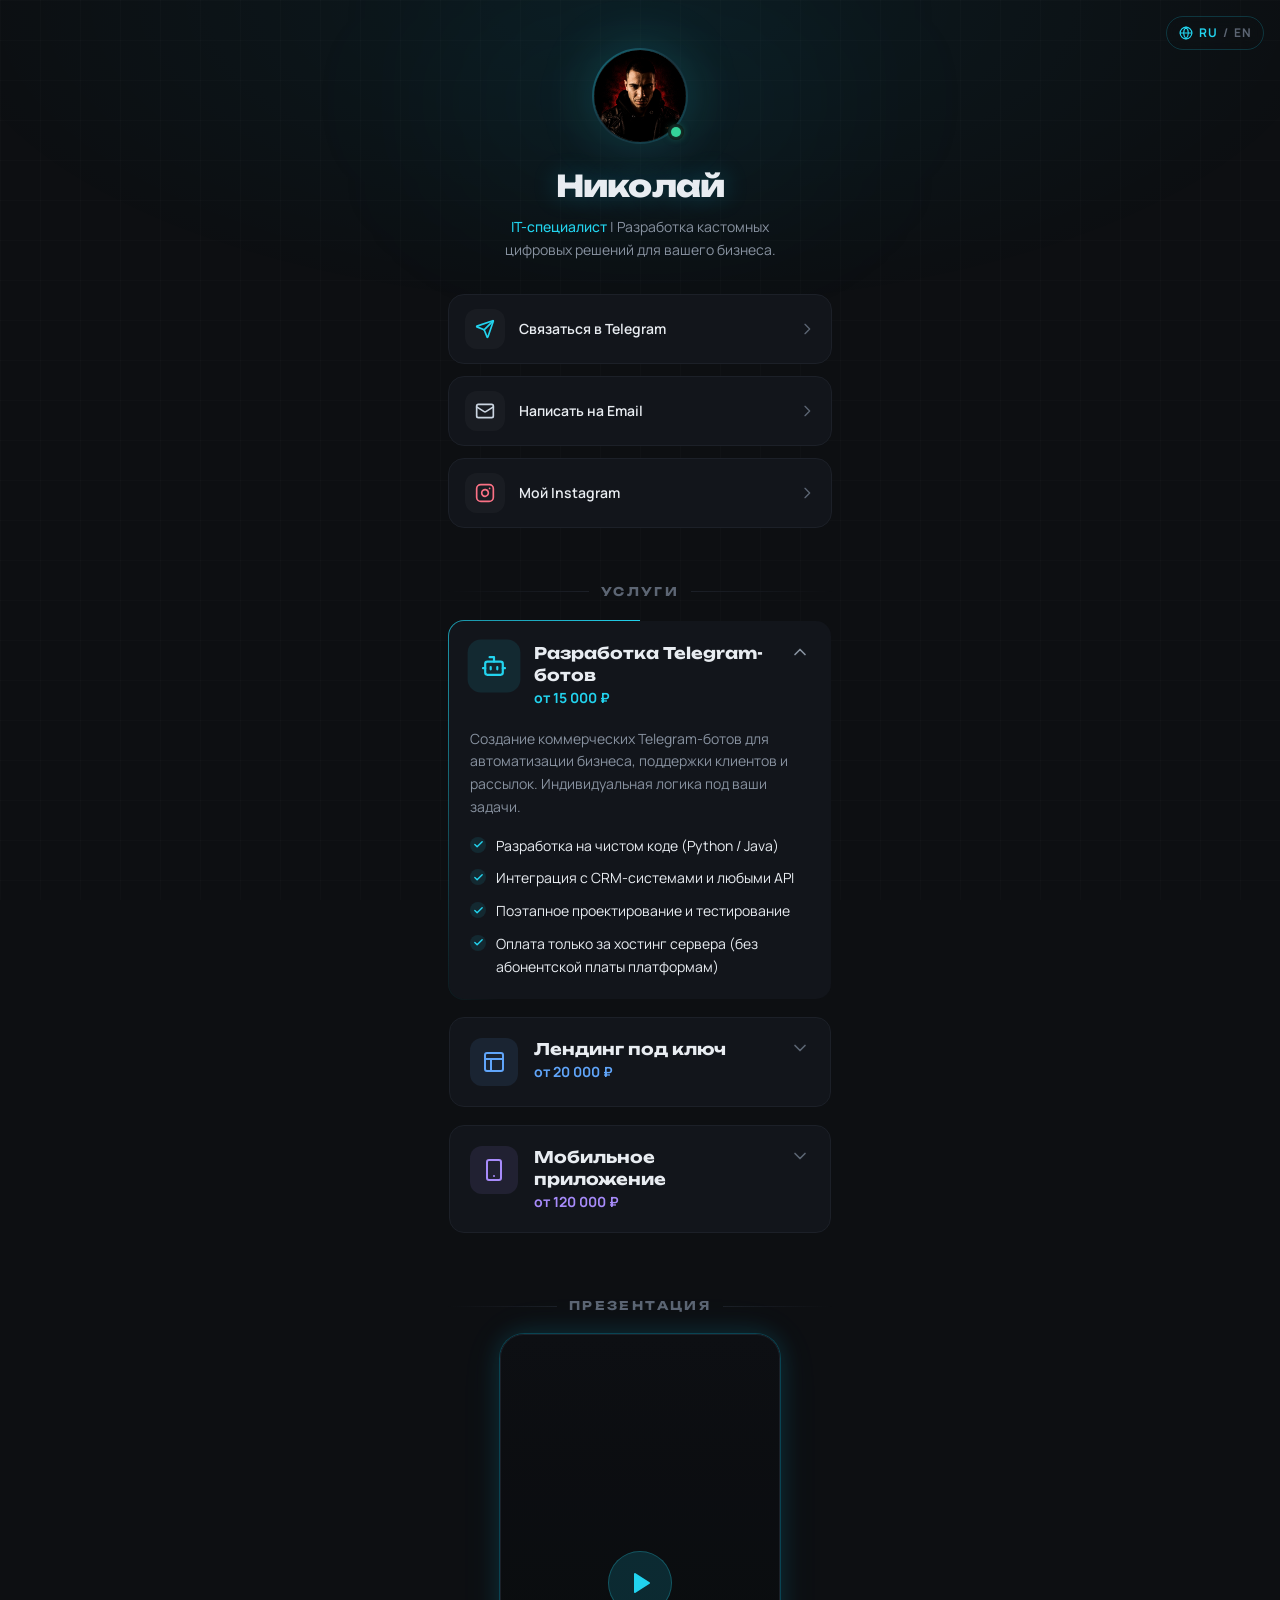
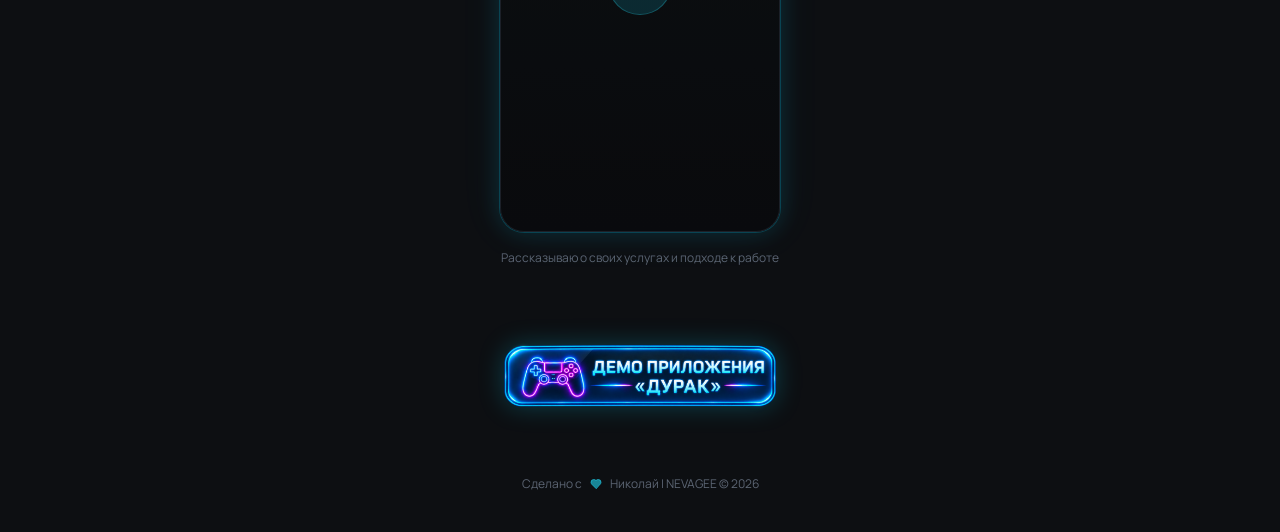
<file: index.html>
<!doctype html>
<html lang="ru">
  <head>
    <meta charset="UTF-8" />
    <link rel="icon" type="image/svg+xml" href="/vite.svg" />
    <meta name="viewport" content="width=device-width, initial-scale=1.0, maximum-scale=1.0, user-scalable=no" />
    <meta name="theme-color" content="#0D0F12" />
    <meta name="description" content="Николай — IT-специалист. Разработка Telegram-ботов, лендингов и мобильных приложений под ключ." />
    <title>Николай — IT-специалист</title>
    <meta property="og:title" content="Николай — IT-специалист" />
    <meta property="og:description" content="Разработка кастомных цифровых решений для вашего бизнеса." />
    <meta property="og:image" content="/share-preview.jpg" />
    <meta name="twitter:card" content="summary_large_image" />
    <meta name="twitter:image" content="/share-preview.jpg" />
    <link rel="preconnect" href="https://fonts.googleapis.com" />
    <link rel="preconnect" href="https://fonts.gstatic.com" crossorigin />
    <link href="https://fonts.googleapis.com/css2?family=Manrope:wght@300;400;500;600;700;800&family=Unbounded:wght@400;500;600;700;800&display=swap" rel="stylesheet" />
    <script type="module" crossorigin src="/assets/index-BqJYUQgH.js"></script>
    <link rel="stylesheet" crossorigin href="/assets/index-Da9-8PXX.css">
  </head>
  <body>
    <div id="root"></div>
  </body>
</html>
</file>
<file: assets/index-Da9-8PXX.css>
*,:before,:after{--tw-border-spacing-x: 0;--tw-border-spacing-y: 0;--tw-translate-x: 0;--tw-translate-y: 0;--tw-rotate: 0;--tw-skew-x: 0;--tw-skew-y: 0;--tw-scale-x: 1;--tw-scale-y: 1;--tw-pan-x: ;--tw-pan-y: ;--tw-pinch-zoom: ;--tw-scroll-snap-strictness: proximity;--tw-gradient-from-position: ;--tw-gradient-via-position: ;--tw-gradient-to-position: ;--tw-ordinal: ;--tw-slashed-zero: ;--tw-numeric-figure: ;--tw-numeric-spacing: ;--tw-numeric-fraction: ;--tw-ring-inset: ;--tw-ring-offset-width: 0px;--tw-ring-offset-color: #fff;--tw-ring-color: rgb(59 130 246 / .5);--tw-ring-offset-shadow: 0 0 #0000;--tw-ring-shadow: 0 0 #0000;--tw-shadow: 0 0 #0000;--tw-shadow-colored: 0 0 #0000;--tw-blur: ;--tw-brightness: ;--tw-contrast: ;--tw-grayscale: ;--tw-hue-rotate: ;--tw-invert: ;--tw-saturate: ;--tw-sepia: ;--tw-drop-shadow: ;--tw-backdrop-blur: ;--tw-backdrop-brightness: ;--tw-backdrop-contrast: ;--tw-backdrop-grayscale: ;--tw-backdrop-hue-rotate: ;--tw-backdrop-invert: ;--tw-backdrop-opacity: ;--tw-backdrop-saturate: ;--tw-backdrop-sepia: ;--tw-contain-size: ;--tw-contain-layout: ;--tw-contain-paint: ;--tw-contain-style: }::backdrop{--tw-border-spacing-x: 0;--tw-border-spacing-y: 0;--tw-translate-x: 0;--tw-translate-y: 0;--tw-rotate: 0;--tw-skew-x: 0;--tw-skew-y: 0;--tw-scale-x: 1;--tw-scale-y: 1;--tw-pan-x: ;--tw-pan-y: ;--tw-pinch-zoom: ;--tw-scroll-snap-strictness: proximity;--tw-gradient-from-position: ;--tw-gradient-via-position: ;--tw-gradient-to-position: ;--tw-ordinal: ;--tw-slashed-zero: ;--tw-numeric-figure: ;--tw-numeric-spacing: ;--tw-numeric-fraction: ;--tw-ring-inset: ;--tw-ring-offset-width: 0px;--tw-ring-offset-color: #fff;--tw-ring-color: rgb(59 130 246 / .5);--tw-ring-offset-shadow: 0 0 #0000;--tw-ring-shadow: 0 0 #0000;--tw-shadow: 0 0 #0000;--tw-shadow-colored: 0 0 #0000;--tw-blur: ;--tw-brightness: ;--tw-contrast: ;--tw-grayscale: ;--tw-hue-rotate: ;--tw-invert: ;--tw-saturate: ;--tw-sepia: ;--tw-drop-shadow: ;--tw-backdrop-blur: ;--tw-backdrop-brightness: ;--tw-backdrop-contrast: ;--tw-backdrop-grayscale: ;--tw-backdrop-hue-rotate: ;--tw-backdrop-invert: ;--tw-backdrop-opacity: ;--tw-backdrop-saturate: ;--tw-backdrop-sepia: ;--tw-contain-size: ;--tw-contain-layout: ;--tw-contain-paint: ;--tw-contain-style: }*,:before,:after{box-sizing:border-box;border-width:0;border-style:solid;border-color:#e5e7eb}:before,:after{--tw-content: ""}html,:host{line-height:1.5;-webkit-text-size-adjust:100%;-moz-tab-size:4;-o-tab-size:4;tab-size:4;font-family:ui-sans-serif,system-ui,sans-serif,"Apple Color Emoji","Segoe UI Emoji",Segoe UI Symbol,"Noto Color Emoji";font-feature-settings:normal;font-variation-settings:normal;-webkit-tap-highlight-color:transparent}body{margin:0;line-height:inherit}hr{height:0;color:inherit;border-top-width:1px}abbr:where([title]){-webkit-text-decoration:underline dotted;text-decoration:underline dotted}h1,h2,h3,h4,h5,h6{font-size:inherit;font-weight:inherit}a{color:inherit;text-decoration:inherit}b,strong{font-weight:bolder}code,kbd,samp,pre{font-family:ui-monospace,SFMono-Regular,Menlo,Monaco,Consolas,Liberation Mono,Courier New,monospace;font-feature-settings:normal;font-variation-settings:normal;font-size:1em}small{font-size:80%}sub,sup{font-size:75%;line-height:0;position:relative;vertical-align:baseline}sub{bottom:-.25em}sup{top:-.5em}table{text-indent:0;border-color:inherit;border-collapse:collapse}button,input,optgroup,select,textarea{font-family:inherit;font-feature-settings:inherit;font-variation-settings:inherit;font-size:100%;font-weight:inherit;line-height:inherit;letter-spacing:inherit;color:inherit;margin:0;padding:0}button,select{text-transform:none}button,input:where([type=button]),input:where([type=reset]),input:where([type=submit]){-webkit-appearance:button;background-color:transparent;background-image:none}:-moz-focusring{outline:auto}:-moz-ui-invalid{box-shadow:none}progress{vertical-align:baseline}::-webkit-inner-spin-button,::-webkit-outer-spin-button{height:auto}[type=search]{-webkit-appearance:textfield;outline-offset:-2px}::-webkit-search-decoration{-webkit-appearance:none}::-webkit-file-upload-button{-webkit-appearance:button;font:inherit}summary{display:list-item}blockquote,dl,dd,h1,h2,h3,h4,h5,h6,hr,figure,p,pre{margin:0}fieldset{margin:0;padding:0}legend{padding:0}ol,ul,menu{list-style:none;margin:0;padding:0}dialog{padding:0}textarea{resize:vertical}input::-moz-placeholder,textarea::-moz-placeholder{opacity:1;color:#9ca3af}input::placeholder,textarea::placeholder{opacity:1;color:#9ca3af}button,[role=button]{cursor:pointer}:disabled{cursor:default}img,svg,video,canvas,audio,iframe,embed,object{display:block;vertical-align:middle}img,video{max-width:100%;height:auto}[hidden]:where(:not([hidden=until-found])){display:none}:root{--bg: #0D0F12;--bg-card: #12151B;--bg-card-hover: #161A21;--border: #1C2028;--border-hover: #2A3040;--accent: #00D4FF;--accent-glow: rgba(0, 212, 255, .35);--accent-soft: rgba(0, 212, 255, .08);--text: #E8ECF1;--text-muted: #8892A0;--text-dim: #5C6573}*{-webkit-tap-highlight-color:transparent}html{scroll-behavior:smooth}body{background:var(--bg);color:var(--text);font-family:Manrope,system-ui,-apple-system,sans-serif;-webkit-font-smoothing:antialiased;-moz-osx-font-smoothing:grayscale;overflow-x:hidden}h1,h2,h3,h4{font-family:Unbounded,Manrope,sans-serif}.pointer-events-none{pointer-events:none}.fixed{position:fixed}.absolute{position:absolute}.relative{position:relative}.-inset-1\.5{top:-.375rem;right:-.375rem;bottom:-.375rem;left:-.375rem}.inset-0{top:0;right:0;bottom:0;left:0}.inset-\[-200\%\]{top:-200%;right:-200%;bottom:-200%;left:-200%}.bottom-1{bottom:.25rem}.left-1\/2{left:50%}.right-1{right:.25rem}.right-4{right:1rem}.top-0{top:0}.top-4{top:1rem}.z-0{z-index:0}.z-10{z-index:10}.z-50{z-index:50}.mx-auto{margin-left:auto;margin-right:auto}.my-6{margin-top:1.5rem;margin-bottom:1.5rem}.mb-4{margin-bottom:1rem}.mb-5{margin-bottom:1.25rem}.mb-6{margin-bottom:1.5rem}.ml-0\.5{margin-left:.125rem}.mt-0\.5{margin-top:.125rem}.mt-3{margin-top:.75rem}.mt-4{margin-top:1rem}.block{display:block}.flex{display:flex}.grid{display:grid}.aspect-\[9\/16\]{aspect-ratio:9/16}.h-10{height:2.5rem}.h-12{height:3rem}.h-16{height:4rem}.h-2\.5{height:.625rem}.h-24{height:6rem}.h-4{height:1rem}.h-9{height:2.25rem}.h-\[200px\]{height:200px}.h-auto{height:auto}.h-full{height:100%}.h-px{height:1px}.min-h-screen{min-height:100vh}.w-10{width:2.5rem}.w-12{width:3rem}.w-16{width:4rem}.w-2\.5{width:.625rem}.w-24{width:6rem}.w-4{width:1rem}.w-9{width:2.25rem}.w-\[400px\]{width:400px}.w-full{width:100%}.min-w-0{min-width:0px}.max-w-\[280px\]{max-width:280px}.max-w-md{max-width:28rem}.max-w-xs{max-width:20rem}.flex-1{flex:1 1 0%}.flex-shrink-0{flex-shrink:0}.-translate-x-1\/2{--tw-translate-x: -50%;transform:translate(var(--tw-translate-x),var(--tw-translate-y)) rotate(var(--tw-rotate)) skew(var(--tw-skew-x)) skewY(var(--tw-skew-y)) scaleX(var(--tw-scale-x)) scaleY(var(--tw-scale-y))}.rotate-180{--tw-rotate: 180deg;transform:translate(var(--tw-translate-x),var(--tw-translate-y)) rotate(var(--tw-rotate)) skew(var(--tw-skew-x)) skewY(var(--tw-skew-y)) scaleX(var(--tw-scale-x)) scaleY(var(--tw-scale-y))}.scale-110{--tw-scale-x: 1.1;--tw-scale-y: 1.1;transform:translate(var(--tw-translate-x),var(--tw-translate-y)) rotate(var(--tw-rotate)) skew(var(--tw-skew-x)) skewY(var(--tw-skew-y)) scaleX(var(--tw-scale-x)) scaleY(var(--tw-scale-y))}@keyframes spin{to{transform:rotate(360deg)}}.animate-\[spin_3s_linear_infinite\]{animation:spin 3s linear infinite}.cursor-pointer{cursor:pointer}.flex-col{flex-direction:column}.items-start{align-items:flex-start}.items-center{align-items:center}.justify-center{justify-content:center}.justify-between{justify-content:space-between}.gap-1\.5{gap:.375rem}.gap-2{gap:.5rem}.gap-2\.5{gap:.625rem}.gap-3{gap:.75rem}.gap-3\.5{gap:.875rem}.gap-4{gap:1rem}.space-y-2\.5>:not([hidden])~:not([hidden]){--tw-space-y-reverse: 0;margin-top:calc(.625rem * calc(1 - var(--tw-space-y-reverse)));margin-bottom:calc(.625rem * var(--tw-space-y-reverse))}.space-y-3>:not([hidden])~:not([hidden]){--tw-space-y-reverse: 0;margin-top:calc(.75rem * calc(1 - var(--tw-space-y-reverse)));margin-bottom:calc(.75rem * var(--tw-space-y-reverse))}.space-y-4>:not([hidden])~:not([hidden]){--tw-space-y-reverse: 0;margin-top:calc(1rem * calc(1 - var(--tw-space-y-reverse)));margin-bottom:calc(1rem * var(--tw-space-y-reverse))}.overflow-hidden{overflow:hidden}.rounded-2xl{border-radius:1rem}.rounded-3xl{border-radius:1.5rem}.rounded-\[15px\]{border-radius:15px}.rounded-full{border-radius:9999px}.rounded-xl{border-radius:.75rem}.border{border-width:1px}.border-b{border-bottom-width:1px}.border-none{border-style:none}.border-\[var\(--border\)\]{border-color:var(--border)}.border-blue-400\/30{border-color:#60a5fa4d}.border-cyan-400\/20{border-color:#22d3ee33}.border-cyan-400\/30{border-color:#22d3ee4d}.border-transparent{border-color:transparent}.border-violet-400\/30{border-color:#a78bfa4d}.border-zinc-800{--tw-border-opacity: 1;border-color:rgb(39 39 42 / var(--tw-border-opacity, 1))}.bg-\[\#0D0F12\]{--tw-bg-opacity: 1;background-color:rgb(13 15 18 / var(--tw-bg-opacity, 1))}.bg-\[\#1a1a1a\]{--tw-bg-opacity: 1;background-color:rgb(26 26 26 / var(--tw-bg-opacity, 1))}.bg-\[var\(--bg\)\]{background-color:var(--bg)}.bg-\[var\(--bg-card\)\]{background-color:var(--bg-card)}.bg-black{--tw-bg-opacity: 1;background-color:rgb(0 0 0 / var(--tw-bg-opacity, 1))}.bg-black\/30{background-color:#0000004d}.bg-black\/90{background-color:#000000e6}.bg-blue-400\/10{background-color:#60a5fa1a}.bg-cyan-400\/10{background-color:#22d3ee1a}.bg-cyan-400\/15{background-color:#22d3ee26}.bg-cyan-400\/5{background-color:#22d3ee0d}.bg-cyan-500\/5{background-color:#06b6d40d}.bg-emerald-400{--tw-bg-opacity: 1;background-color:rgb(52 211 153 / var(--tw-bg-opacity, 1))}.bg-slate-800{--tw-bg-opacity: 1;background-color:rgb(30 41 59 / var(--tw-bg-opacity, 1))}.bg-transparent{background-color:transparent}.bg-violet-400\/10{background-color:#a78bfa1a}.bg-white\/\[0\.03\]{background-color:#ffffff08}.bg-zinc-800{--tw-bg-opacity: 1;background-color:rgb(39 39 42 / var(--tw-bg-opacity, 1))}.bg-zinc-900{--tw-bg-opacity: 1;background-color:rgb(24 24 27 / var(--tw-bg-opacity, 1))}.bg-\[conic-gradient\(from_0deg\,transparent_60\%\,var\(--tw-gradient-from\)_100\%\)\]{background-image:conic-gradient(from 0deg,transparent 60%,var(--tw-gradient-from) 100%)}.bg-gradient-to-b{background-image:linear-gradient(to bottom,var(--tw-gradient-stops))}.bg-gradient-to-br{background-image:linear-gradient(to bottom right,var(--tw-gradient-stops))}.bg-gradient-to-l{background-image:linear-gradient(to left,var(--tw-gradient-stops))}.bg-gradient-to-r{background-image:linear-gradient(to right,var(--tw-gradient-stops))}.from-\[\#12151B\]{--tw-gradient-from: #12151B var(--tw-gradient-from-position);--tw-gradient-to: rgb(18 21 27 / 0) var(--tw-gradient-to-position);--tw-gradient-stops: var(--tw-gradient-from), var(--tw-gradient-to)}.from-blue-400{--tw-gradient-from: #60a5fa var(--tw-gradient-from-position);--tw-gradient-to: rgb(96 165 250 / 0) var(--tw-gradient-to-position);--tw-gradient-stops: var(--tw-gradient-from), var(--tw-gradient-to)}.from-cyan-400{--tw-gradient-from: #22d3ee var(--tw-gradient-from-position);--tw-gradient-to: rgb(34 211 238 / 0) var(--tw-gradient-to-position);--tw-gradient-stops: var(--tw-gradient-from), var(--tw-gradient-to)}.from-cyan-400\/40{--tw-gradient-from: rgb(34 211 238 / .4) var(--tw-gradient-from-position);--tw-gradient-to: rgb(34 211 238 / 0) var(--tw-gradient-to-position);--tw-gradient-stops: var(--tw-gradient-from), var(--tw-gradient-to)}.from-transparent{--tw-gradient-from: transparent var(--tw-gradient-from-position);--tw-gradient-to: rgb(0 0 0 / 0) var(--tw-gradient-to-position);--tw-gradient-stops: var(--tw-gradient-from), var(--tw-gradient-to)}.from-violet-400{--tw-gradient-from: #a78bfa var(--tw-gradient-from-position);--tw-gradient-to: rgb(167 139 250 / 0) var(--tw-gradient-to-position);--tw-gradient-stops: var(--tw-gradient-from), var(--tw-gradient-to)}.via-blue-500\/20{--tw-gradient-to: rgb(59 130 246 / 0) var(--tw-gradient-to-position);--tw-gradient-stops: var(--tw-gradient-from), rgb(59 130 246 / .2) var(--tw-gradient-via-position), var(--tw-gradient-to)}.via-cyan-500\/20{--tw-gradient-to: rgb(6 182 212 / 0) var(--tw-gradient-to-position);--tw-gradient-stops: var(--tw-gradient-from), rgb(6 182 212 / .2) var(--tw-gradient-via-position), var(--tw-gradient-to)}.via-slate-700\/30{--tw-gradient-to: rgb(51 65 85 / 0) var(--tw-gradient-to-position);--tw-gradient-stops: var(--tw-gradient-from), rgb(51 65 85 / .3) var(--tw-gradient-via-position), var(--tw-gradient-to)}.via-violet-500\/20{--tw-gradient-to: rgb(139 92 246 / 0) var(--tw-gradient-to-position);--tw-gradient-stops: var(--tw-gradient-from), rgb(139 92 246 / .2) var(--tw-gradient-via-position), var(--tw-gradient-to)}.to-\[\#0D0F12\]{--tw-gradient-to: #0D0F12 var(--tw-gradient-to-position)}.to-\[var\(--border\)\]{--tw-gradient-to: var(--border) var(--tw-gradient-to-position)}.to-cyan-400\/20{--tw-gradient-to: rgb(34 211 238 / .2) var(--tw-gradient-to-position)}.to-transparent{--tw-gradient-to: transparent var(--tw-gradient-to-position)}.object-contain{-o-object-fit:contain;object-fit:contain}.object-cover{-o-object-fit:cover;object-fit:cover}.p-0{padding:0}.p-4{padding:1rem}.p-5{padding:1.25rem}.p-6{padding:1.5rem}.p-\[1px\]{padding:1px}.p-\[2px\]{padding:2px}.px-3{padding-left:.75rem;padding-right:.75rem}.px-4{padding-left:1rem;padding-right:1rem}.px-5{padding-left:1.25rem;padding-right:1.25rem}.py-2{padding-top:.5rem;padding-bottom:.5rem}.py-3\.5{padding-top:.875rem;padding-bottom:.875rem}.py-8{padding-top:2rem;padding-bottom:2rem}.pb-10{padding-bottom:2.5rem}.pb-5{padding-bottom:1.25rem}.pb-6{padding-bottom:1.5rem}.pb-8{padding-bottom:2rem}.pt-12{padding-top:3rem}.pt-6{padding-top:1.5rem}.text-left{text-align:left}.text-center{text-align:center}.text-3xl{font-size:1.875rem;line-height:2.25rem}.text-base{font-size:1rem;line-height:1.5rem}.text-sm{font-size:.875rem;line-height:1.25rem}.text-xl{font-size:1.25rem;line-height:1.75rem}.text-xs{font-size:.75rem;line-height:1rem}.font-bold{font-weight:700}.font-extrabold{font-weight:800}.font-medium{font-weight:500}.font-semibold{font-weight:600}.uppercase{text-transform:uppercase}.leading-relaxed{line-height:1.625}.leading-snug{line-height:1.375}.tracking-\[0\.2em\]{letter-spacing:.2em}.tracking-tight{letter-spacing:-.025em}.tracking-wide{letter-spacing:.025em}.text-\[var\(--text\)\]{color:var(--text)}.text-\[var\(--text-dim\)\]{color:var(--text-dim)}.text-\[var\(--text-muted\)\]{color:var(--text-muted)}.text-blue-400{--tw-text-opacity: 1;color:rgb(96 165 250 / var(--tw-text-opacity, 1))}.text-cyan-400{--tw-text-opacity: 1;color:rgb(34 211 238 / var(--tw-text-opacity, 1))}.text-cyan-400\/60{color:#22d3ee99}.text-rose-400{--tw-text-opacity: 1;color:rgb(251 113 133 / var(--tw-text-opacity, 1))}.text-slate-300{--tw-text-opacity: 1;color:rgb(203 213 225 / var(--tw-text-opacity, 1))}.text-violet-400{--tw-text-opacity: 1;color:rgb(167 139 250 / var(--tw-text-opacity, 1))}.text-white{--tw-text-opacity: 1;color:rgb(255 255 255 / var(--tw-text-opacity, 1))}.text-zinc-400{--tw-text-opacity: 1;color:rgb(161 161 170 / var(--tw-text-opacity, 1))}.shadow-2xl{--tw-shadow: 0 25px 50px -12px rgb(0 0 0 / .25);--tw-shadow-colored: 0 25px 50px -12px var(--tw-shadow-color);box-shadow:var(--tw-ring-offset-shadow, 0 0 #0000),var(--tw-ring-shadow, 0 0 #0000),var(--tw-shadow)}.shadow-\[0_0_30px_rgba\(139\,92\,246\,0\.15\)\]{--tw-shadow: 0 0 30px rgba(139,92,246,.15);--tw-shadow-colored: 0 0 30px var(--tw-shadow-color);box-shadow:var(--tw-ring-offset-shadow, 0 0 #0000),var(--tw-ring-shadow, 0 0 #0000),var(--tw-shadow)}.shadow-\[0_0_30px_rgba\(59\,130\,246\,0\.15\)\]{--tw-shadow: 0 0 30px rgba(59,130,246,.15);--tw-shadow-colored: 0 0 30px var(--tw-shadow-color);box-shadow:var(--tw-ring-offset-shadow, 0 0 #0000),var(--tw-ring-shadow, 0 0 #0000),var(--tw-shadow)}.shadow-\[0_0_30px_rgba\(6\,182\,212\,0\.15\)\]{--tw-shadow: 0 0 30px rgba(6,182,212,.15);--tw-shadow-colored: 0 0 30px var(--tw-shadow-color);box-shadow:var(--tw-ring-offset-shadow, 0 0 #0000),var(--tw-ring-shadow, 0 0 #0000),var(--tw-shadow)}.shadow-\[0_0_8px_rgba\(52\,211\,153\,0\.6\)\]{--tw-shadow: 0 0 8px rgba(52,211,153,.6);--tw-shadow-colored: 0 0 8px var(--tw-shadow-color);box-shadow:var(--tw-ring-offset-shadow, 0 0 #0000),var(--tw-ring-shadow, 0 0 #0000),var(--tw-shadow)}.outline-none{outline:2px solid transparent;outline-offset:2px}.ring{--tw-ring-offset-shadow: var(--tw-ring-inset) 0 0 0 var(--tw-ring-offset-width) var(--tw-ring-offset-color);--tw-ring-shadow: var(--tw-ring-inset) 0 0 0 calc(3px + var(--tw-ring-offset-width)) var(--tw-ring-color);box-shadow:var(--tw-ring-offset-shadow),var(--tw-ring-shadow),var(--tw-shadow, 0 0 #0000)}.blur-\[80px\]{--tw-blur: blur(80px);filter:var(--tw-blur) var(--tw-brightness) var(--tw-contrast) var(--tw-grayscale) var(--tw-hue-rotate) var(--tw-invert) var(--tw-saturate) var(--tw-sepia) var(--tw-drop-shadow)}.blur-xl{--tw-blur: blur(24px);filter:var(--tw-blur) var(--tw-brightness) var(--tw-contrast) var(--tw-grayscale) var(--tw-hue-rotate) var(--tw-invert) var(--tw-saturate) var(--tw-sepia) var(--tw-drop-shadow)}.drop-shadow-\[0_0_12px_rgba\(6\,182\,212\,0\.3\)\]{--tw-drop-shadow: drop-shadow(0 0 12px rgba(6,182,212,.3));filter:var(--tw-blur) var(--tw-brightness) var(--tw-contrast) var(--tw-grayscale) var(--tw-hue-rotate) var(--tw-invert) var(--tw-saturate) var(--tw-sepia) var(--tw-drop-shadow)}.backdrop-blur-md{--tw-backdrop-blur: blur(12px);-webkit-backdrop-filter:var(--tw-backdrop-blur) var(--tw-backdrop-brightness) var(--tw-backdrop-contrast) var(--tw-backdrop-grayscale) var(--tw-backdrop-hue-rotate) var(--tw-backdrop-invert) var(--tw-backdrop-opacity) var(--tw-backdrop-saturate) var(--tw-backdrop-sepia);backdrop-filter:var(--tw-backdrop-blur) var(--tw-backdrop-brightness) var(--tw-backdrop-contrast) var(--tw-backdrop-grayscale) var(--tw-backdrop-hue-rotate) var(--tw-backdrop-invert) var(--tw-backdrop-opacity) var(--tw-backdrop-saturate) var(--tw-backdrop-sepia)}.transition{transition-property:color,background-color,border-color,text-decoration-color,fill,stroke,opacity,box-shadow,transform,filter,-webkit-backdrop-filter;transition-property:color,background-color,border-color,text-decoration-color,fill,stroke,opacity,box-shadow,transform,filter,backdrop-filter;transition-property:color,background-color,border-color,text-decoration-color,fill,stroke,opacity,box-shadow,transform,filter,backdrop-filter,-webkit-backdrop-filter;transition-timing-function:cubic-bezier(.4,0,.2,1);transition-duration:.15s}.transition-all{transition-property:all;transition-timing-function:cubic-bezier(.4,0,.2,1);transition-duration:.15s}.transition-colors{transition-property:color,background-color,border-color,text-decoration-color,fill,stroke;transition-timing-function:cubic-bezier(.4,0,.2,1);transition-duration:.15s}.transition-transform{transition-property:transform;transition-timing-function:cubic-bezier(.4,0,.2,1);transition-duration:.15s}.duration-200{transition-duration:.2s}.duration-300{transition-duration:.3s}.duration-500{transition-duration:.5s}.ease-out{transition-timing-function:cubic-bezier(0,0,.2,1)}.text-balance{text-wrap:balance}.glow-border{box-shadow:0 0 0 1px #00d4ff33,0 0 24px #00d4ff26,0 0 48px #00d4ff0f}.text-glow{text-shadow:0 0 24px rgba(0,212,255,.25)}.bg-grid{background-image:linear-gradient(rgba(255,255,255,.015) 1px,transparent 1px),linear-gradient(90deg,rgba(255,255,255,.015) 1px,transparent 1px);background-size:40px 40px}.gradient-radial{background:radial-gradient(ellipse 80% 50% at 50% 0%,rgba(0,212,255,.06),transparent 70%)}@keyframes fade-up{0%{opacity:0;transform:translateY(20px)}to{opacity:1;transform:translateY(0)}}@keyframes pulse-ring{0%,to{box-shadow:0 0 0 1px #00d4ff40,0 0 24px #00d4ff26}50%{box-shadow:0 0 0 1px #00d4ff66,0 0 36px #00d4ff40}}@keyframes shimmer{0%{background-position:-200% 0}to{background-position:200% 0}}.animate-fade-up{animation:fade-up .6s ease-out both}.animate-pulse-ring{animation:pulse-ring 3s ease-in-out infinite}.animate-shimmer{background:linear-gradient(90deg,transparent 0%,rgba(0,212,255,.08) 50%,transparent 100%);background-size:200% 100%;animation:shimmer 3s linear infinite}@media (prefers-reduced-motion: reduce){*,*:before,*:after{animation-duration:.01ms!important;transition-duration:.01ms!important}}.hover\:scale-105:hover{--tw-scale-x: 1.05;--tw-scale-y: 1.05;transform:translate(var(--tw-translate-x),var(--tw-translate-y)) rotate(var(--tw-rotate)) skew(var(--tw-skew-x)) skewY(var(--tw-skew-y)) scaleX(var(--tw-scale-x)) scaleY(var(--tw-scale-y))}.hover\:border-cyan-400\/40:hover{border-color:#22d3ee66}.hover\:border-rose-400\/40:hover{border-color:#fb718566}.hover\:border-slate-400\/40:hover{border-color:#94a3b866}.hover\:bg-\[var\(--bg-card-hover\)\]:hover{background-color:var(--bg-card-hover)}.hover\:bg-cyan-400\/20:hover{background-color:#22d3ee33}.hover\:bg-zinc-700:hover{--tw-bg-opacity: 1;background-color:rgb(63 63 70 / var(--tw-bg-opacity, 1))}.hover\:text-white:hover{--tw-text-opacity: 1;color:rgb(255 255 255 / var(--tw-text-opacity, 1))}.hover\:shadow-\[0_0_20px_rgba\(0\,212\,255\,0\.12\)\]:hover{--tw-shadow: 0 0 20px rgba(0,212,255,.12);--tw-shadow-colored: 0 0 20px var(--tw-shadow-color);box-shadow:var(--tw-ring-offset-shadow, 0 0 #0000),var(--tw-ring-shadow, 0 0 #0000),var(--tw-shadow)}.hover\:shadow-\[0_0_24px_rgba\(0\,212\,255\,0\.12\)\]:hover{--tw-shadow: 0 0 24px rgba(0,212,255,.12);--tw-shadow-colored: 0 0 24px var(--tw-shadow-color);box-shadow:var(--tw-ring-offset-shadow, 0 0 #0000),var(--tw-ring-shadow, 0 0 #0000),var(--tw-shadow)}.hover\:shadow-\[0_0_24px_rgba\(148\,163\,184\,0\.08\)\]:hover{--tw-shadow: 0 0 24px rgba(148,163,184,.08);--tw-shadow-colored: 0 0 24px var(--tw-shadow-color);box-shadow:var(--tw-ring-offset-shadow, 0 0 #0000),var(--tw-ring-shadow, 0 0 #0000),var(--tw-shadow)}.hover\:shadow-\[0_0_24px_rgba\(251\,113\,133\,0\.12\)\]:hover{--tw-shadow: 0 0 24px rgba(251,113,133,.12);--tw-shadow-colored: 0 0 24px var(--tw-shadow-color);box-shadow:var(--tw-ring-offset-shadow, 0 0 #0000),var(--tw-ring-shadow, 0 0 #0000),var(--tw-shadow)}.hover\:drop-shadow-\[0_0_20px_rgba\(6\,182\,212\,0\.6\)\]:hover{--tw-drop-shadow: drop-shadow(0 0 20px rgba(6,182,212,.6));filter:var(--tw-blur) var(--tw-brightness) var(--tw-contrast) var(--tw-grayscale) var(--tw-hue-rotate) var(--tw-invert) var(--tw-saturate) var(--tw-sepia) var(--tw-drop-shadow)}.active\:scale-95:active{--tw-scale-x: .95;--tw-scale-y: .95;transform:translate(var(--tw-translate-x),var(--tw-translate-y)) rotate(var(--tw-rotate)) skew(var(--tw-skew-x)) skewY(var(--tw-skew-y)) scaleX(var(--tw-scale-x)) scaleY(var(--tw-scale-y))}.active\:scale-\[0\.98\]:active{--tw-scale-x: .98;--tw-scale-y: .98;transform:translate(var(--tw-translate-x),var(--tw-translate-y)) rotate(var(--tw-rotate)) skew(var(--tw-skew-x)) skewY(var(--tw-skew-y)) scaleX(var(--tw-scale-x)) scaleY(var(--tw-scale-y))}.active\:scale-\[0\.99\]:active{--tw-scale-x: .99;--tw-scale-y: .99;transform:translate(var(--tw-translate-x),var(--tw-translate-y)) rotate(var(--tw-rotate)) skew(var(--tw-skew-x)) skewY(var(--tw-skew-y)) scaleX(var(--tw-scale-x)) scaleY(var(--tw-scale-y))}.group:hover .group-hover\:translate-x-0\.5{--tw-translate-x: .125rem;transform:translate(var(--tw-translate-x),var(--tw-translate-y)) rotate(var(--tw-rotate)) skew(var(--tw-skew-x)) skewY(var(--tw-skew-y)) scaleX(var(--tw-scale-x)) scaleY(var(--tw-scale-y))}.group:hover .group-hover\:bg-cyan-400\/10{background-color:#22d3ee1a}.group:hover .group-hover\:bg-rose-400\/10{background-color:#fb71851a}.group:hover .group-hover\:bg-slate-400\/10{background-color:#94a3b81a}.group:hover .group-hover\:text-\[var\(--text-muted\)\]{color:var(--text-muted)}@media (min-width: 768px){.md\:h-\[85vh\]{height:85vh}.md\:max-w-md{max-width:28rem}.md\:rounded-3xl{border-radius:1.5rem}.md\:border{border-width:1px}.md\:border-zinc-800{--tw-border-opacity: 1;border-color:rgb(39 39 42 / var(--tw-border-opacity, 1))}.md\:p-4{padding:1rem}}
</file>
